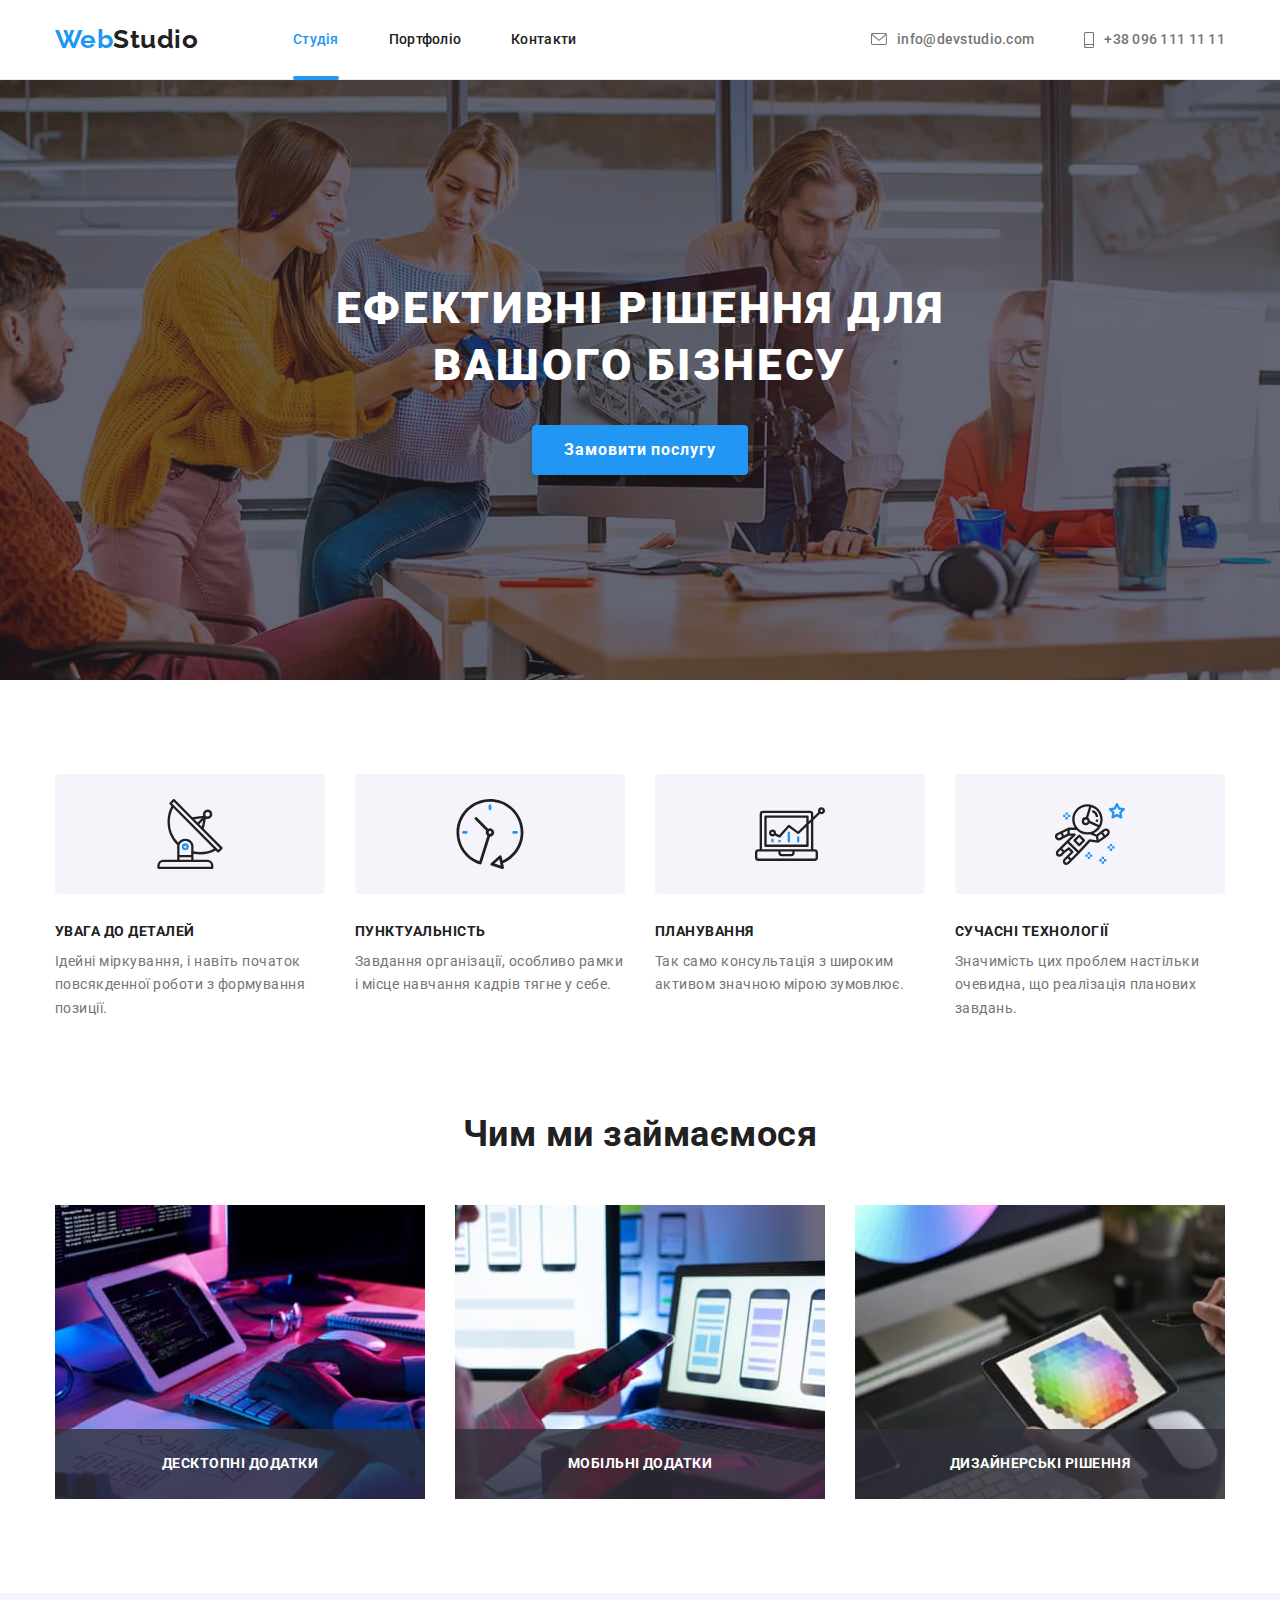
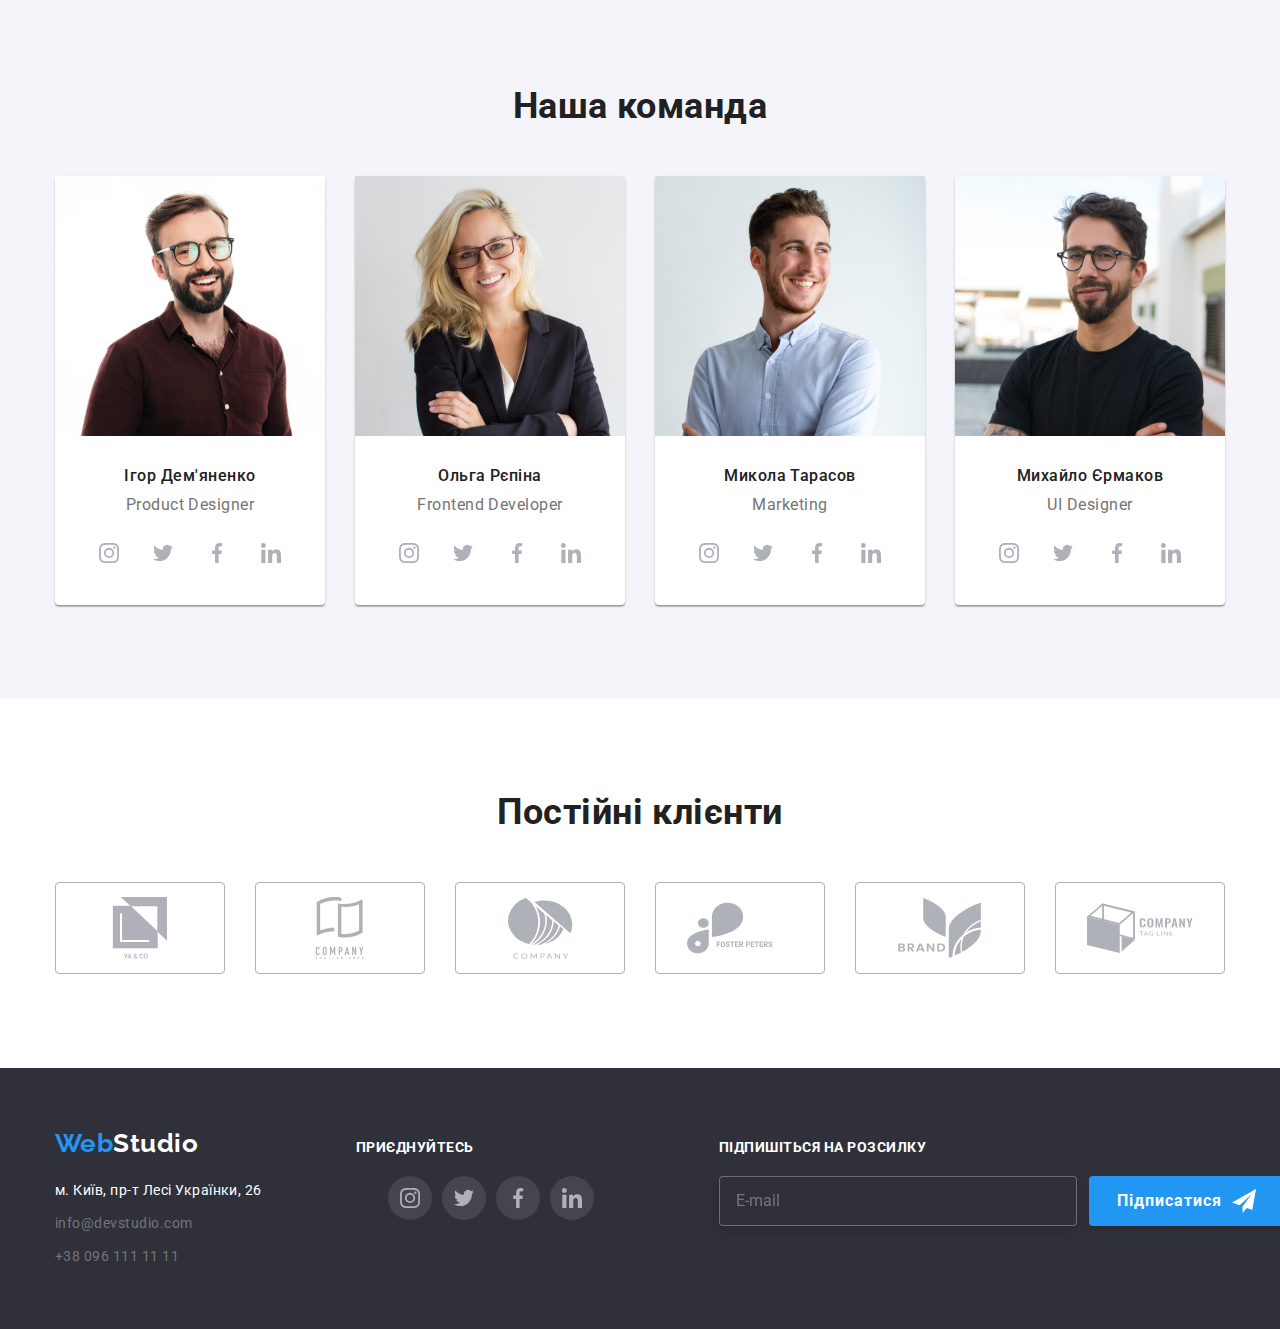
<file: index.html>
<!DOCTYPE html>
<html lang="uk">

<head>
  <meta charset="UTF-8">
  <meta http-equiv="X-UA-Compatible" content="IE=edge">
  <meta name="viewport" content="width=device-width, initial-scale=1.0">
  <title>Document</title>
  <link rel="preconnect" href="https://fonts.googleapis.com">
  <link rel="preconnect" href="https://fonts.gstatic.com" crossorigin>
  <link href="https://fonts.googleapis.com/css2?family=Raleway:wght@700&family=Roboto:wght@400;500;700;900&display=swap"
    rel="stylesheet">
  <link rel="stylesheet" href="./css/main.min.css">
</head>

<body>
  <header class="page-header">
    <div class="container-centering container-centering--header">
      <a href="./index.html" lang="en" class="logo"><span class="logo__text">Web</span>Studio</a>
      <nav>
        <ul class="nav">
          <li class="nav__item nav__item--index">
            <a class="nav__link nav__link--studio" href="./index.html">Студія</a>
          </li>
          <li class="nav__item nav__item--porfolio">
            <a class="nav__link" href="./portfolio.html">Портфоліо</a>
          </li>
          <li class="nav__item">
            <a class="nav__link" href="#">Контакти</a>
          </li>
        </ul>
      </nav>
      <ul class="list-contacts">
        <li class="contacts-item__mail">
          <a class="contacts-item__link" href="mailto:info@devstudio.com">
            <svg class="contacts-item__icon contacts-item__icon--envelope">
              <use href="./image/symbol-defs.svg#icon-envelope"></use>
            </svg>info@devstudio.com
          </a>
        </li>
        <li class="contacts-item__tel">
          <a class="contacts-item__link" href="tel:+380961111111">
            <svg class="contacts-item__icon contacts-item__icon--smartphone">
              <use href="./image/symbol-defs.svg#icon-smartphone"></use>
            </svg>+38 096 111 11 11</a>
        </li>
      </ul>
    </div>
  </header>
  <main>
    <!--Замовити послугу-->
    <section class="section-hero">
      <h1 class="section-hero__title">Ефективні рішення для вашого бізнесу</h1>
      <button data-modal-open type="button" class="section-hero__button">Замовити послугу</button>
    </section>
    <!--Особливості-->
    <section class="section-advantages section ">
      <div class="container-centering">
        <h2 class="visually-hidden">Особливості</h2>
        <ul class="advantages-list">
          <li class="advantages-list__item">
            <div class="box-icon">
              <svg class="advantages-list__icon">
                <use href="./image/symbol-defs.svg#icon-antenna">
                </use>
              </svg>
            </div>
            <h3 class="advantages-list__title">Увага до деталей</h3>
            <p class="advantages-list__text">
              Ідейні міркування, і навіть початок повсякденної роботи з
              формування позиції.
            </p>
          </li>
          <li class="advantages-list__item">
            <div class="box-icon">
              <svg class="advantages-list__icon">
                <use href="./image/symbol-defs.svg#icon-clock">
                </use>
              </svg>
            </div>
            <h3 class="advantages-list__title">Пунктуальність</h3>
            <p class="advantages-list__text">
              Завдання організації, особливо рамки і місце навчання кадрів тягне
              у себе.
            </p>
          </li>
          <li class="advantages-list__item">
            <div class="box-icon">
              <svg class="advantages-list__icon">
                <use href="./image/symbol-defs.svg#icon-diagram">
                </use>
              </svg>
            </div>
            <h3 class="advantages-list__title">Планування</h3>
            <p class="advantages-list__text">
              Так само консультація з широким активом значною мірою зумовлює.
            </p>
          </li>
          <li class="advantages-list__item">
            <div class="box-icon">
              <svg class="advantages-list__icon">
                <use href="./image/symbol-defs.svg#icon-astronaut">
                </use>
              </svg>
            </div>
            <h3 class="advantages-list__title">Cучасні технології</h3>
            <p class="advantages-list__text">
              Значимість цих проблем настільки очевидна, що реалізація планових завдань.
            </p>
          </li>
        </ul>
      </div>
    </section>
    <!--Чим займаємось-->
    <section class="section-direction section">
      <div class="container-centering">
        <h2 class="section-direction__title">Чим ми займаємося</h2>
        <ul class="direction-list">
          <li class="direction-list__item">
            <div class="direction-thumb">
              <img src="./image/img1.jpg" alt="Людина пише код" width="370">
              <h2 class="direction-list__title">Десктопні додатки</h2>
            </div>
          </li>
          <li class="direction-list__item">
            <div class="direction-thumb">
              <img src="./image/img2.jpg" alt="Людина обирає собі чохол" width="370">
              <h2 class="direction-list__title">Мобільні додатки</h2>
            </div>
          </li>
          <li class="direction-list__item">
            <div class="direction-thumb">
              <img src="./image/img3.jpg" alt="Планшет в руці" width="370">
              <h2 class="direction-list__title">Дизайнерські рішення</h2>
            </div>
          </li>
        </ul>
      </div>
    </section>
    <!--Команда-->
    <section class="section-team section">
      <h2 class="section-team__title">Наша команда</h2>
      <div class="container-centering">
        <ul class="team-list">
          <li class="team-list__item">
            <img src="./image/teamcard1.jpg" alt="Фото Ігор Дем'яненко" width="270">
            <h3 class="team-list__title">Ігор Дем'яненко</h3>
            <p class="team-list__text" lang="en">Product Designer</p>
            <ul class="list-social">
              <li class="list-social__item">
                <a class="list-social__link" aria-label="instagram" href="#">
                  <svg class="list-social__icon">
                    <use href="./image/symbol-defs.svg#icon-instagram"></use>
                  </svg>
                </a>
              </li>
              <li class="list-social__item">
                <a class="list-social__link" aria-label="twitter" href="#">
                  <svg class="list-social__icon">
                    <use href="./image/symbol-defs.svg#icon-twitter"></use>
                  </svg>
                </a>
              </li>
              <li class="list-social__item">
                <a class="list-social__link" aria-label="facebook" href="#">
                  <svg class="list-social__icon">
                    <use href="./image/symbol-defs.svg#icon-facebook"></use>
                  </svg>
                </a>
              </li>
              <li class="list-social__item">
                <a class="list-social__link" aria-label="linkedin" href="#">
                  <svg class="list-social__icon">
                    <use href="./image/symbol-defs.svg#icon-linkedin"></use>
                  </svg>
                </a>
              </li>
            </ul>
          </li>
          <li class="team-list__item">
            <img src="./image/teamcard2.jpg" alt="Фото Ольга Рєпіна" width="270">
            <h3 class="team-list__title">Ольга Рєпіна</h3>
            <p class="team-list__text" lang="en">Frontend Developer</p>
            <ul class="list-social">
              <li class="list-social__item">
                <a class="list-social__link" aria-label="instagram" href="#">
                  <svg class="list-social__icon">
                    <use href="./image/symbol-defs.svg#icon-instagram"></use>
                  </svg>
                </a>
              </li>
              <li class="list-social__item">
                <a class="list-social__link" aria-label="twitter" href="#">
                  <svg class="list-social__icon">
                    <use href="./image/symbol-defs.svg#icon-twitter"></use>
                  </svg>
                </a>
              </li>
              <li class="list-social__item">
                <a class="list-social__link" aria-label="facebook" href="#">
                  <svg class="list-social__icon">
                    <use href="./image/symbol-defs.svg#icon-facebook"></use>
                  </svg>
                </a>
              </li>
              <li class="list-social__item">
                <a class="list-social__link" aria-label="linkedin" href="#">
                  <svg class="list-social__icon">
                    <use href="./image/symbol-defs.svg#icon-linkedin"></use>
                  </svg>
                </a>
              </li>
            </ul>
          </li>
          <li class="team-list__item">
            <img src="./image/teamcard3.jpg" alt="Фото Микола Тарасов" width="270">
            <h3 class="team-list__title">Микола Тарасов</h3>
            <p class="team-list__text" lang="en">Marketing</p>
            <ul class="list-social">
              <li class="list-social__item">
                <a class="list-social__link" aria-label="instagram" href="#">
                  <svg class="list-social__icon">
                    <use href="./image/symbol-defs.svg#icon-instagram"></use>
                  </svg>
                </a>
              </li>
              <li class="list-social__item">
                <a class="list-social__link" aria-label="twitter" href="#">
                  <svg class="list-social__icon">
                    <use href="./image/symbol-defs.svg#icon-twitter"></use>
                  </svg>
                </a>
              </li>
              <li class="list-social__item">
                <a class="list-social__link" aria-label="facebook" href="#">
                  <svg class="list-social__icon">
                    <use href="./image/symbol-defs.svg#icon-facebook"></use>
                  </svg>
                </a>
              </li>
              <li class="list-social__item">
                <a class="list-social__link" aria-label="linkedin" href="#">
                  <svg class="list-social__icon">
                    <use href="./image/symbol-defs.svg#icon-linkedin"></use>
                  </svg>
                </a>
              </li>
            </ul>

          </li>
          <li class="team-list__item">
            <img src="./image/teamcard4.jpg" alt="Фото Михайло Єрмаков" width="270">
            <h3 class="team-list__title">Михайло Єрмаков</h3>
            <p class="team-list__text" lang="en">UI Designer</p>
            <ul class="list-social">
              <li class="list-social__item">
                <a class="list-social__link" aria-label="instagram" href="#">
                  <svg class="list-social__icon">
                    <use href="./image/symbol-defs.svg#icon-instagram"></use>
                  </svg>
                </a>
              </li>
              <li class="list-social__item">
                <a class="list-social__link" aria-label="twitter" href="#">
                  <svg class="list-social__icon">
                    <use href="./image/symbol-defs.svg#icon-twitter"></use>
                  </svg>
                </a>
              </li>
              <li class="list-social__item">
                <a class="list-social__link" aria-label="facebook" href="#">
                  <svg class="list-social__icon">
                    <use href="./image/symbol-defs.svg#icon-facebook"></use>
                  </svg>
                </a>
              </li>
              <li class="list-social__item">
                <a class="list-social__link" aria-label="linkedin" href="#">
                  <svg class="list-social__icon">
                    <use href="./image/symbol-defs.svg#icon-linkedin"></use>
                  </svg>
                </a>
              </li>
            </ul>
          </li>
        </ul>
      </div>
    </section>
    <!--Постійні клієнти-->
    <section class="section-clients section">
      <div class="container-centering">
        <h2 class="section-clients__title">Постійні клієнти</h2>
        <ul class="clients-list">
          <li class="clients-list__item">
            <a class="clients-list__link" href="#">
              <svg class="clients-list__icon">
                <use href="./image/symbol-defs.svg#icon-group"></use>
              </svg>
            </a>
          </li>
          <li class="clients-list__item">
            <a class="clients-list__link" href="#">
              <svg class="clients-list__icon">
                <use href="./image/symbol-defs.svg#icon-group-1"></use>
              </svg>
            </a>
          </li>
          <li class="clients-list__item">
            <a class="clients-list__link" href="#">
              <svg class="clients-list__icon">
                <use href="./image/symbol-defs.svg#icon-group-2"></use>
              </svg>
            </a>
          </li>
          <li class="clients-list__item">
            <a class="clients-list__link" href="#">
              <svg class="clients-list__icon">
                <use href="./image/symbol-defs.svg#icon-group-3"></use>
              </svg>
            </a>
          </li>
          <li class="clients-list__item">
            <a class="clients-list__link" href="#">
              <svg class="clients-list__icon">
                <use href="./image/symbol-defs.svg#icon-group-4"></use>
              </svg>
            </a>
          </li>
          <li class="clients-list__item">
            <a class="clients-list__link" href="#">
              <svg class="clients-list__icon">
                <use href="./image/symbol-defs.svg#icon-group-5"></use>
              </svg>
            </a>
          </li>
        </ul>
      </div>
    </section>
  </main>
  <footer class="page-footer">
    <div class="container-centering container-centering--footer">
      <div class="box-position box-position--address">
        <a href="./index.html" lang="en" class="logo page-footer__logo"><span class="logo__text">Web</span>Studio</a>
        <address class="footer-contacts">
          <ul class="list-address">
            <li class="list-addres__item">
              <a href="https://goo.gl/maps/CPtrU1FHBa2aNyZL9" target="_blank" rel="noopener noreferrer nofollow"
                class="list-addres__link list-addres__link--geolocation">м.
                Київ,
                пр-т Лесі Українки, 26</a>
            </li>
            <li class="list-addres__item">
              <a href="mailto:info@devstudio.com" class="list-addres__link">info@devstudio.com</a> <br>
            </li>
            <li class="list-addres__item">
              <a href="tel:+380961111111" class="list-addres__link">+38 096 111 11 11</a>
            </li>
          </ul>
        </address>
      </div>
      <div class="box-position box-position--social">
        <p class="page-footer__social-text">Приєднуйтесь</p>
        <ul class="list-social list-social--footer">
          <li class="list-social__item">
            <a class="list-social__link list-social__link--footer" aria-label="instagram" href="#">
              <svg class="list-social__icon list-social__icon--fill">
                <use href="./image/symbol-defs.svg#icon-instagram"></use>
              </svg>
            </a>
          </li>
          <li class="list-social__item">
            <a class="list-social__link list-social__link--footer" aria-label="twitter" href="#">
              <svg class="list-social__icon list-social__icon--fill">
                <use href="./image/symbol-defs.svg#icon-twitter"></use>
              </svg>
            </a>
          </li>
          <li class="list-social__item">
            <a class="list-social__link list-social__link--footer" aria-label="facebook" href="#">
              <svg class="list-social__icon list-social__icon--fill">
                <use href="./image/symbol-defs.svg#icon-facebook"></use>
              </svg>
            </a>
          </li>
          <li class="list-social__item">
            <a class="list-social__link list-social__link--footer" aria-label="linkedin" href="#">
              <svg class="list-social__icon list-social__icon--fill">
                <use href="./image/symbol-defs.svg#icon-linkedin"></use>
              </svg>
            </a>
          </li>
        </ul>
      </div>
      <form class="form-subscribe">
        <p class="form-subscribe__text">Підпишіться на розсилку</p>
        <div class="box-position box-position--subscribe">
          <input class="form-subscribe__input" type="email" placeholder="E-mail">
          <button type="submit" class="form-subscribe__btn">
            Підписатися
            <svg width="24px" height="24px">
              <use href="./image/symbol-defs.svg#icon-icon-send"></use>
            </svg>
          </button>
        </div>
      </form>
    </div>
  </footer>
  <div class="backdrop is-hidden" data-modal>
    <div class="modal">
      <button type="button" class="modal__btn-close" data-modal-close>
        <svg width="18px" height="18px" class="modal__close-icon">
          <use href="./image/symbol-defs.svg#icon-close-black"></use>
        </svg>
      </button>
      <form class="form-modal">
        <h2 class="form-modal__title">Залиште свої дані, ми вам передзвонимо</h2>
        <label class="user-info">
          <span class="user-info__text">Ім'я</span>
          <input class="user-info__input" type="text" placeholder=" ">
          <svg width="18px" height="18px" class="user-info__icon">
            <use href="./image/symbol-defs.svg#icon-person-black"></use>
          </svg>
        </label>
        <label class="user-info">
          <span class="user-info__text">Телефон</span>
          <input class="user-info__input" type="tel" placeholder=" ">
          <svg width="18px" height="18px" class="user-info__icon">
            <use href="./image/symbol-defs.svg#icon-phone-black"></use>
          </svg>
        </label>
        <label class="user-info">
          <span class="user-info__text">Пошта</span>
          <input class="user-info__input" type="email" placeholder=" ">
          <svg width="18px" height="18px" class="user-info__icon">
            <use href="./image/symbol-defs.svg#icon-email-black"></use>
          </svg>
        </label>
        <label class="user-info user-info--coments">
          <span class="user-info__text">Коментар</span>
          <textarea class="user-info__input user-info__input--coment" name="coment" rows="10"
            placeholder="Введіть текст"></textarea>
        </label>
        <label class="contract-checkbox">
          <input class="contract-checkbox__input visually-hidden" type="checkbox" name="contract" value="js" />
          Погоджуюся з розсилкою та приймаю
          <a class="contract-checkbox__link" href="#">Умови договору</a>
          <svg class="contract-checkbox__icon" width="16px" height="15px">
            <use href="./image/symbol-defs.svg#icon-vector"></use>
          </svg>
        </label>
        <button class="form-modal__button-send" type="submit">Відправити</button>
      </form>
    </div>
  </div>
  <script src="./js/model.js"></script>
</body>

</html>
</file>
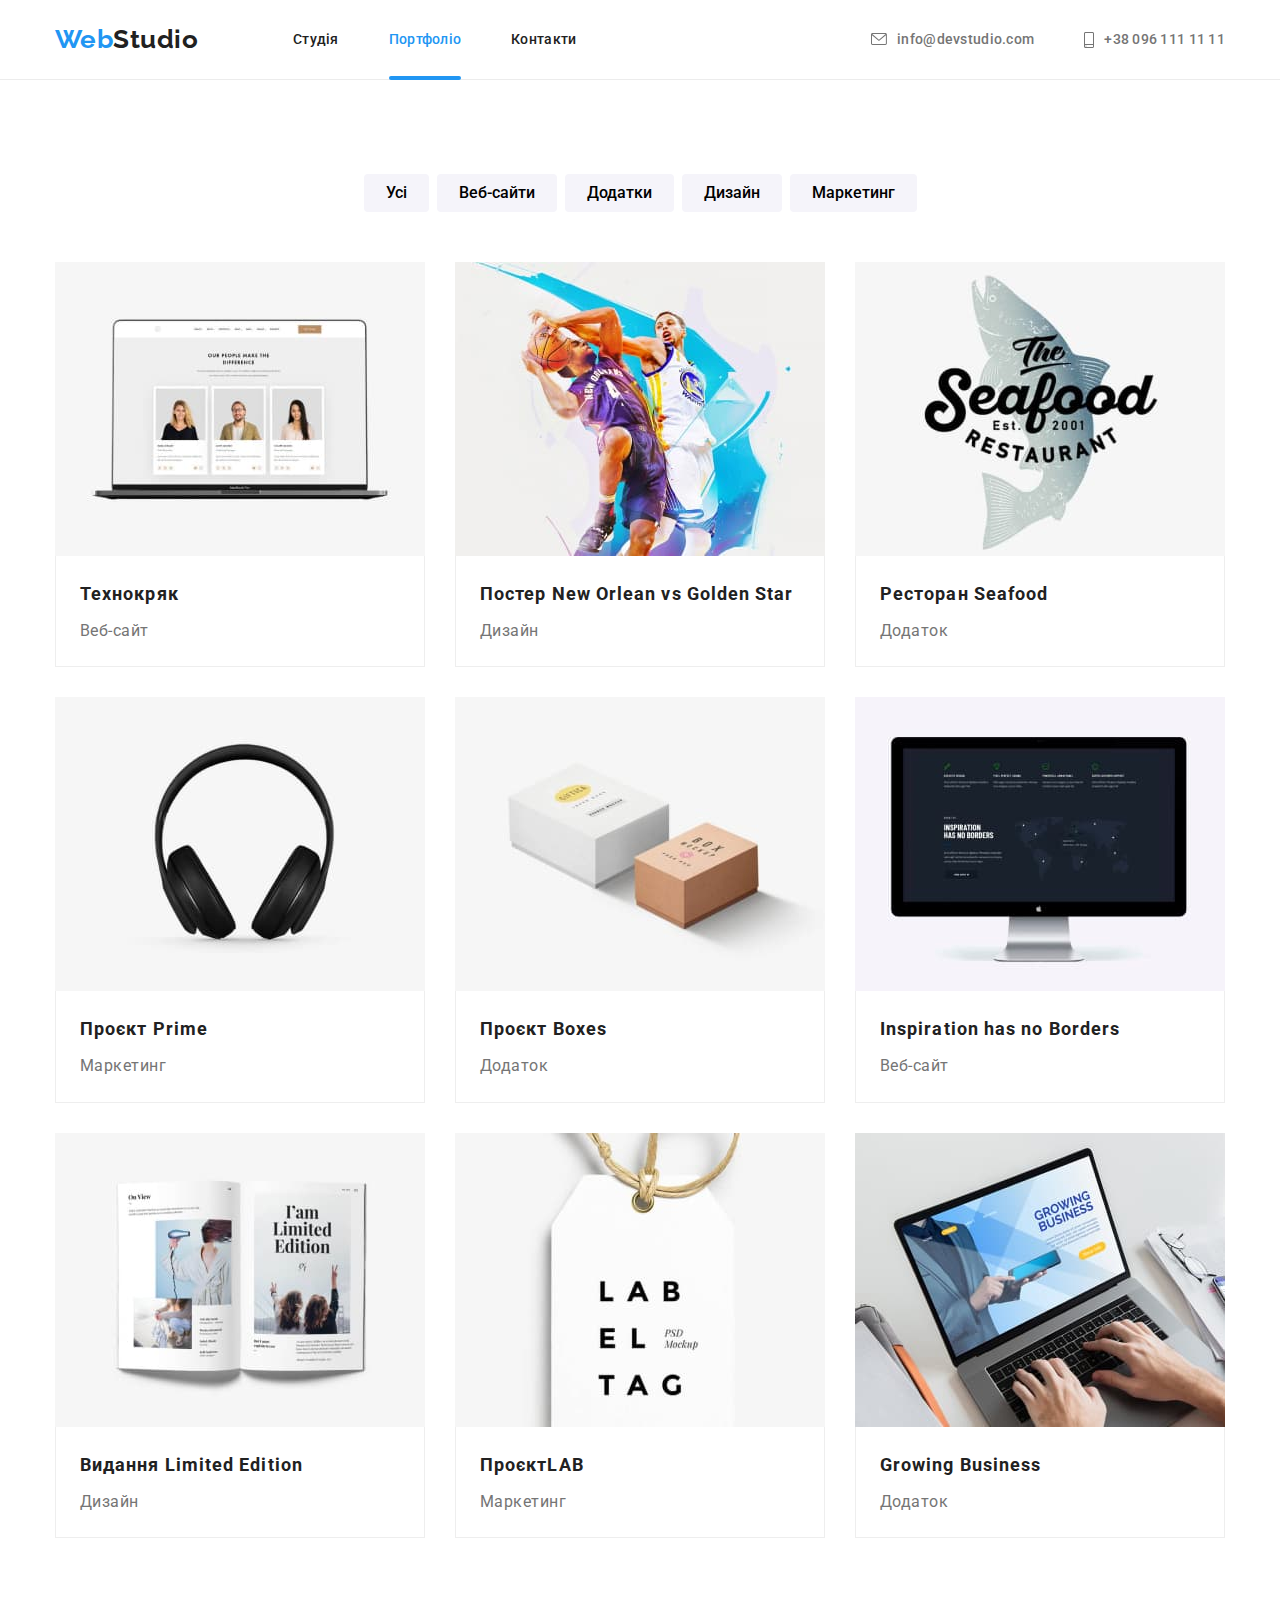
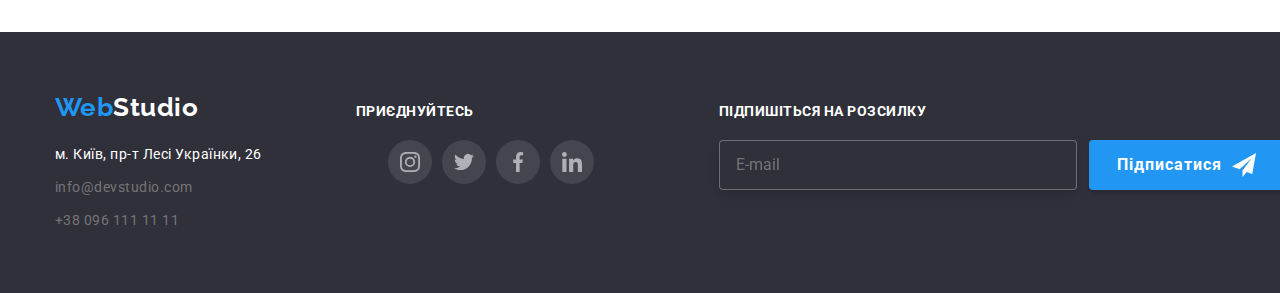
<file: portfolio.html>
<!DOCTYPE html>
<html lang="uk">

<head>
    <meta charset="UTF-8">
    <meta http-equiv="X-UA-Compatible" content="IE=edge">
    <meta name="viewport" content="width=device-width, initial-scale=1.0">
    <title>Document</title>
    <link rel="preconnect" href="https://fonts.googleapis.com">
    <link rel="preconnect" href="https://fonts.gstatic.com" crossorigin>
    <link
        href="https://fonts.googleapis.com/css2?family=Raleway:wght@700&family=Roboto:wght@400;500;700;900&display=swap"
        rel="stylesheet">
    <link rel="stylesheet" href="https://cdnjs.cloudflare.com/ajax/libs/modern-normalize/1.1.0/modern-normalize.min.css"
        integrity="sha512-wpPYUAdjBVSE4KJnH1VR1HeZfpl1ub8YT/NKx4PuQ5NmX2tKuGu6U/JRp5y+Y8XG2tV+wKQpNHVUX03MfMFn9Q=="
        crossorigin="anonymous" referrerpolicy="no-referrer">
    <link rel="stylesheet" href="./css/main.min.css">
</head>

<body>
    <header class="page-header">
        <div class="container-centering container-centering--header">
            <a href="./index.html" lang="en" class="logo"><span class="logo__text">Web</span>Studio</a>
            <nav>
                <ul class="nav">
                    <li class="nav__item nav__item--index">
                        <a class="nav__link" href="./index.html">Студія</a>
                    </li>
                    <li class="nav__item nav__item--porfolio">
                        <a class="nav__link nav__link--portfolio" href="./portfolio.html">Портфоліо</a>
                    </li>
                    <li class="nav__item">
                        <a class="nav__link" href="#">Контакти</a>
                    </li>
                </ul>
            </nav>
            <ul class="list-contacts">
                <li class="contacts-item__mail">
                    <a class="contacts-item__link" href="mailto:info@devstudio.com">
                        <svg class="contacts-item__icon contacts-item__icon--envelope">
                            <use href="./image/symbol-defs.svg#icon-envelope"></use>
                        </svg>info@devstudio.com
                    </a>
                </li>
                <li class="contacts-item__tel">
                    <a class="contacts-item__link" href="tel:+380961111111">
                        <svg class="contacts-item__icon contacts-item__icon--smartphone">
                            <use href="./image/symbol-defs.svg#icon-smartphone"></use>
                        </svg>+38 096 111 11 11</a>
                </li>
            </ul>
        </div>
    </header>
    <main>
        <section class="section section--portfolio">
            <div class="container-centering">
                <h1 class="visually-hidden">Проекти</h1>
                <ul class="filter-list">
                    <li class="filter-list__item">
                        <button type="button" class="filter-list__btn">Усі</button>
                    </li>
                    <li class="filter-list__item">
                        <button type="button" class="filter-list__btn">Веб-сайти</button>
                    </li>
                    <li class="filter-list__item">
                        <button type="button" class="filter-list__btn">Додатки</button>
                    </li>
                    <li class="filter-list__item">
                        <button type="button" class="filter-list__btn">Дизайн</button>
                    </li>
                    <li class="filter-list__item">
                        <button type="button" class="filter-list__btn">Маркетинг</button>
                    </li>
                </ul>
                <ul class="project-list">
                    <li class="project-list__item">
                        <a class="project-list__link" href="#">
                            <div class="project-list__thubm">
                                <img src="./image/project1.jpg" width="370" alt="Анкети 3х дюдей">
                                <p class="project-list__hidden-content">Ресурс пропонує комплексні пропозиції з різним рівнем
                                    функціоналу та сервісів. Все це
                                    дозволить відвідувачу отримати
                                    вичерпні відомості про компанію чи приватну особу.</p>
                            </div>
                            <div class="project-box">
                                <h2 class="project-list__title">Технокряк</h2>
                                <p class="project-list__text-filter">Веб-сайт</p>
                            </div>
                        </a>
                    </li>
                    <li class="project-list__item">
                        <a class="project-list__link" href="#">
                            <div class="project-list__thubm">
                                <img src="./image/project2.jpg" width="370" alt="Два волейболіста">
                                <p class="project-list__hidden-content">Ресурс пропонує комплексні пропозиції з різним рівнем
                                    функціоналу та сервісів. Все це
                                    дозволить відвідувачу отримати
                                    вичерпні відомості про компанію чи приватну особу.</p>
                            </div>
                            <div class="project-box">
                                <h2 class="project-list__title">Постер <span lang="en">New Orlean vs Golden Star</span> </h2>
                                <p class="project-list__text-filter">Дизайн</p>
                            </div>
                        </a>
                    </li>
                    <li class="project-list__item">
                        <a class="project-list__link" href="#">
                            <div class="project-list__thubm">
                                <img src="./image/project3.jpg" width="370" alt="Реклама ресторану">
                                <p class="project-list__hidden-content">Ресурс пропонує комплексні пропозиції з різним рівнем
                                    функціоналу та сервісів. Все це
                                    дозволить відвідувачу отримати
                                    вичерпні відомості про компанію чи приватну особу.</p>
                            </div>
                            <div class="project-box">
                                <h2 class="project-list__title"> Ресторан <span lang="en">Seafood</span> </h2>
                                <p class="project-list__text-filter">Додаток</p>
                            </div>
                        </a>
                    </li>
                    <li class="project-list__item">
                        <a class="project-list__link" href="#">
                            <div class="project-list__thubm">
                                <img src="./image/project4.jpg" width="370" alt="Навушники">
                                <p class="project-list__hidden-content">Ресурс пропонує комплексні пропозиції з різним рівнем
                                    функціоналу та сервісів. Все це
                                    дозволить відвідувачу отримати
                                    вичерпні відомості про компанію чи приватну особу.</p>
                            </div>
                            <div class="project-box">
                                <h2 class="project-list__title">Проєкт <span lang="en">Prime</span></h2>
                                <p class="project-list__text-filter">Маркетинг</p>
                            </div>
                        </a>
                    </li>
                    <li class="project-list__item">
                        <a class="project-list__link" href="#">
                            <div class="project-list__thubm">
                                <img src="./image/project5.jpg" width="370" alt="Біла та коричнева коробки">
                                <p class="project-list__hidden-content">Ресурс пропонує комплексні пропозиції з різним рівнем
                                    функціоналу та сервісів. Все це
                                    дозволить відвідувачу отримати
                                    вичерпні відомості про компанію чи приватну особу.</p>
                            </div>
                            <div class="project-box">
                                <h2 class="project-list__title">Проєкт <span lang="en">Boxes</span></h2>
                                <p class="project-list__text-filter">Додаток</p>
                            </div>
                        </a>
                    </li>
                    <li class="project-list__item">
                        <a class="project-list__link" href="#">
                            <div class="project-list__thubm">
                                <img src="./image/project6.jpg" alt="На зоображенні монітор">
                                <p class="project-list__hidden-content">Ресурс пропонує комплексні пропозиції з різним рівнем
                                    функціоналу та сервісів. Все це
                                    дозволить відвідувачу отримати
                                    вичерпні відомості про компанію чи приватну особу.</p>
                            </div>
                            <div class="project-box">
                                <h2 class="project-list__title" lang="en">Inspiration has no Borders</h2>
                                <p class="project-list__text-filter">Веб-сайт</p>
                            </div>
                        </a>
                    </li>
                    <li class="project-list__item">
                        <a class="project-list__link" href="#">
                            <div class="project-list__thubm">
                                <img src="./image/project7.jpg" width="370" alt="На зоображенні книга">
                                <p class="project-list__hidden-content">Ресурс пропонує комплексні пропозиції з різним рівнем
                                    функціоналу та сервісів. Все це
                                    дозволить відвідувачу отримати
                                    вичерпні відомості про компанію чи приватну особу.</p>
                            </div>
                            <div class="project-box">
                                <h2 class="project-list__title"><span lang="en">Видання Limited Edition</span></h2>
                                <p class="project-list__text-filter">Дизайн</p>
                            </div>
                        </a>
                    </li>
                    <li class="project-list__item">
                        <a class="project-list__link" href="#">
                            <div class="project-list__thubm">
                                <img src="./image/project8.jpg" width="370" alt="Етикетка">
                                <p class="project-list__hidden-content">Ресурс пропонує комплексні пропозиції з різним рівнем
                                    функціоналу та сервісів. Все це
                                    дозволить відвідувачу отримати
                                    вичерпні відомості про компанію чи приватну особу.</p>
                            </div>
                            <div class="project-box">
                                <h2 class="project-list__title">Проєкт<span lang="en">LAB</span></h2>
                                <p class="project-list__text-filter">Маркетинг</p>
                            </div>
                        </a>
                    </li>
                    <li class="project-list__item">
                        <a class="project-list__link" href="#">
                            <div class="project-list__thubm">
                                <img src="./image/project9.jpg" width="370" alt="Людина працює на ноутбуці">
                                <p class="project-list__hidden-content">Ресурс пропонує комплексні пропозиції з різним рівнем
                                    функціоналу та сервісів. Все це
                                    дозволить відвідувачу отримати
                                    вичерпні відомості про компанію чи приватну особу.</p>
                            </div>
                            <div class="project-box">
                                <h2 class="project-list__title" lang="en">Growing Business</h2>
                                <p class="project-list__text-filter">Додаток</p>
                            </div>
                        </a>
                    </li>
                </ul>
            </div>
        </section>
    </main>
    <footer class="page-footer">
        <div class="container-centering container-centering--footer">
            <div class="box-position box-position--address">
                <a href="./index.html" lang="en" class="logo page-footer__logo"><span
                        class="logo__text">Web</span>Studio</a>
                <address class="footer-contacts">
                    <ul class="list-address">
                        <li class="list-addres__item">
                            <a href="https://goo.gl/maps/CPtrU1FHBa2aNyZL9" target="_blank"
                                rel="noopener noreferrer nofollow"
                                class="list-addres__link list-addres__link--geolocation">м.
                                Київ,
                                пр-т Лесі Українки, 26</a>
                        </li>
                        <li class="list-addres__item">
                            <a href="mailto:info@devstudio.com" class="list-addres__link">info@devstudio.com</a> <br>
                        </li>
                        <li class="list-addres__item">
                            <a href="tel:+380961111111" class="list-addres__link">+38 096 111 11 11</a>
                        </li>
                    </ul>
                </address>
            </div>
            <div class="box-position box-position--social">
                <p class="page-footer__social-text">Приєднуйтесь</p>
                <ul class="list-social list-social--footer">
                    <li class="list-social__item">
                        <a class="list-social__link list-social__link--footer" aria-label="instagram" href="#">
                            <svg class="list-social__icon list-social__icon--fill">
                                <use href="./image/symbol-defs.svg#icon-instagram"></use>
                            </svg>
                        </a>
                    </li>
                    <li class="list-social__item">
                        <a class="list-social__link list-social__link--footer" aria-label="twitter" href="#">
                            <svg class="list-social__icon list-social__icon--fill">
                                <use href="./image/symbol-defs.svg#icon-twitter"></use>
                            </svg>
                        </a>
                    </li>
                    <li class="list-social__item">
                        <a class="list-social__link list-social__link--footer" aria-label="facebook" href="#">
                            <svg class="list-social__icon list-social__icon--fill">
                                <use href="./image/symbol-defs.svg#icon-facebook"></use>
                            </svg>
                        </a>
                    </li>
                    <li class="list-social__item">
                        <a class="list-social__link list-social__link--footer" aria-label="linkedin" href="#">
                            <svg class="list-social__icon list-social__icon--fill">
                                <use href="./image/symbol-defs.svg#icon-linkedin"></use>
                            </svg>
                        </a>
                    </li>
                </ul>
            </div>
            <form class="form-subscribe">
                <p class="form-subscribe__text">Підпишіться на розсилку</p>
                <div class="box-position box-position--subscribe">
                    <input class="form-subscribe__input" type="email" placeholder="E-mail">
                    <button type="submit" class="form-subscribe__btn">
                        Підписатися
                        <svg width="24px" height="24px">
                            <use href="./image/symbol-defs.svg#icon-icon-send"></use>
                        </svg>
                    </button>
                </div>
            </form>
        </div>
    </footer>
</body>

</html>
</file>
<file: css/main.min.css>
/*! modern-normalize v0.6.0 | MIT License | https://github.com/sindresorhus/modern-normalize */*,*::before,*::after{-webkit-box-sizing:border-box;box-sizing:border-box}:root{-moz-tab-size:4;-o-tab-size:4;tab-size:4}html{line-height:1.15;-webkit-text-size-adjust:100%}body{margin:0}body{font-family:system-ui,-apple-system,"Segoe UI",Roboto,Helvetica,Arial,sans-serif,"Apple Color Emoji","Segoe UI Emoji"}hr{height:0}abbr[title]{-webkit-text-decoration:underline dotted;text-decoration:underline dotted}b,strong{font-weight:bolder}code,kbd,samp,pre{font-family:SFMono-Regular,Consolas,"Liberation Mono",Menlo,monospace;font-size:1em}small{font-size:80%}sub,sup{font-size:75%;line-height:0;position:relative;vertical-align:baseline}sub{bottom:-0.25em}sup{top:-0.5em}button,input,optgroup,select,textarea{font-family:inherit;font-size:100%;line-height:1.15;margin:0}button,select{text-transform:none}button,[type=button],[type=reset],[type=submit]{-webkit-appearance:button}button::-moz-focus-inner,[type=button]::-moz-focus-inner,[type=reset]::-moz-focus-inner,[type=submit]::-moz-focus-inner{border-style:none;padding:0}button:-moz-focusring,[type=button]:-moz-focusring,[type=reset]:-moz-focusring,[type=submit]:-moz-focusring{outline:1px dotted ButtonText}fieldset{padding:.35em .75em .625em}legend{padding:0}progress{vertical-align:baseline}[type=number]::-webkit-inner-spin-button,[type=number]::-webkit-outer-spin-button{height:auto}[type=search]{-webkit-appearance:textfield;outline-offset:-2px}[type=search]::-webkit-search-decoration{-webkit-appearance:none}::-webkit-file-upload-button{-webkit-appearance:button;font:inherit}summary{display:list-item}body{background-color:#fff;font-family:"roboto",sans-serif;letter-spacing:.03em;color:#212121}address{font-style:normal}p,h1,h2,h3,h4,h5,h6{margin:0}ul,ol{margin:0;padding-left:0}button{cursor:pointer}img{display:block;max-width:100%;height:auto}a{text-decoration:none}li{list-style:none}.section{padding-bottom:94px;padding-top:94px}.visually-hidden{position:absolute;width:1px;height:1px;margin:-1px;border:0;padding:0;white-space:nowrap;-webkit-clip-path:inset(100%);clip-path:inset(100%);clip:rect(0 0 0 0);overflow:hidden}.nav__link--portfolio::after,.nav__link--studio::after{position:absolute;top:45px;left:0px;content:"";width:100%;height:4px;border-radius:2px;background-color:#2196f3}.section-clients__title,.section-team__title,.section-direction__title{font-size:36px;line-height:1.1;text-align:center}.filter-list,.modal__btn-close,.clients-list__link,.list-social__link,.direction-list__title,.box-icon{display:-webkit-box;display:-ms-flexbox;display:flex;-webkit-box-pack:center;-ms-flex-pack:center;justify-content:center;-webkit-box-align:center;-ms-flex-align:center;align-items:center}.list-addres__link,.contacts-item__link{-webkit-transition:color 250ms cubic-bezier(0.4, 0, 0.2, 1);transition:color 250ms cubic-bezier(0.4, 0, 0.2, 1);color:#757575;font-size:14px}.list-addres__link:hover,.contacts-item__link:hover,.list-addres__link:focus,.contacts-item__link:focus{color:#2196f3}.direction-list__title,.form-subscribe__text,.page-footer__social-text{font-size:14px;font-weight:700;line-height:1.14;text-transform:uppercase;color:#fff}.container-centering{width:1200px;padding-left:15px;padding-right:15px;margin:0px auto}.logo{width:145px;padding:24px 0px;margin-right:93px;color:#212121;font-family:"Raleway";font-weight:700;font-size:26px;line-height:1.2}.logo__text{color:#2196f3}.container-centering--header{display:-webkit-box;display:-ms-flexbox;display:flex;-webkit-box-align:center;-ms-flex-align:center;align-items:center}.page-header{border-bottom:1px solid #ececec;background-color:#fff}.nav{display:-webkit-box;display:-ms-flexbox;display:flex;gap:50px}.nav__link{position:relative;-webkit-transition:250ms cubic-bezier(0.4, 0, 0.2, 1);transition:250ms cubic-bezier(0.4, 0, 0.2, 1);font-weight:500;font-size:14px;line-height:1.1;letter-spacing:.02em;color:#212121}.nav__link--studio{color:#2196f3}.nav__link--studio::after{content:""}.nav__link:hover,.nav__link:focus{color:#2196f3}.list-contacts{display:-webkit-box;display:-ms-flexbox;display:flex;margin-left:auto}.contacts-item__mail{margin-right:50px}.contacts-item__link{display:-webkit-box;display:-ms-flexbox;display:flex;-webkit-box-align:center;-ms-flex-align:center;align-items:center;font-weight:500;line-height:1.1;letter-spacing:.02em}.contacts-item__icon{margin-right:10px;fill:currentColor}.contacts-item__icon--envelope{width:16px;height:12px}.contacts-item__icon--smartphone{width:10px;height:16px}.page-footer{background-color:#2f303a;padding-top:60px;padding-bottom:60px}.container-centering--footer{display:-webkit-box;display:-ms-flexbox;display:flex;-webkit-box-align:baseline;-ms-flex-align:baseline;align-items:baseline}.box-position--address{margin-right:70px;min-width:231px}.page-footer__logo{padding:0;display:inline-block;margin-bottom:20px;color:#fff}.list-addres__item:not(:last-child){margin-bottom:9px}.list-addres__link{line-height:1.7}.list-addres__link--geolocation{color:#fff}.box-position--social{margin-right:93px}.page-footer__social-text{margin-bottom:20px}.list-social--footer{padding:0;margin:0px}.list-social__link--footer{background-color:rgba(255,255,255,.1)}.list-social__icon--fill{fill:#fff}.form-subscribe__text{margin-bottom:20px}.box-position--subscribe{display:-webkit-box;display:-ms-flexbox;display:flex}.form-subscribe__input{-webkit-transition:border-color 250ms cubic-bezier(0.4, 0, 0.2, 1);transition:border-color 250ms cubic-bezier(0.4, 0, 0.2, 1);border:1px solid rgba(255,255,255,.3);-webkit-filter:drop-shadow(0px 4px 4px rgba(0, 0, 0, 0.15));filter:drop-shadow(0px 4px 4px rgba(0, 0, 0, 0.15));border-radius:4px;margin-right:12px;background:#2f303a;padding:15px 16px;width:358px;color:#fff}.form-subscribe__input:focus{border-color:#2196f3;outline:none}.form-subscribe__btn{-webkit-transition:background-color 250ms cubic-bezier(0.4, 0, 0.2, 1);transition:background-color 250ms cubic-bezier(0.4, 0, 0.2, 1);padding:10px 28px;background:#2196f3;-webkit-box-shadow:0px 4px 4px rgba(0,0,0,.15);box-shadow:0px 4px 4px rgba(0,0,0,.15);border-radius:4px;border:none;min-width:200px;font-weight:700;font-size:16px;line-height:1.8;display:-webkit-box;display:-ms-flexbox;display:flex;gap:10px;-webkit-box-align:center;-ms-flex-align:center;align-items:center;text-align:center;letter-spacing:.06em;color:#fff}.form-subscribe__btn:hover{background-color:#188ce8}.section-hero{padding-top:200px;padding-bottom:200px;max-width:1600px;height:600px;margin-right:auto;margin-left:auto;background-color:#2f303a;background-image:-webkit-gradient(linear, left top, right top, from(rgba(47, 48, 58, 0.4)), to(rgba(47, 48, 58, 0.4))),url(../image/imgbkg.jpg);background-image:linear-gradient(to right, rgba(47, 48, 58, 0.4), rgba(47, 48, 58, 0.4)),url(../image/imgbkg.jpg);background-repeat:no-repeat;background-size:cover;background-position:center}.section-hero__title{margin:0px auto;width:696px;top:280px;margin-bottom:30px;font-weight:900;font-size:44px;line-height:1.3;text-align:center;letter-spacing:.06em;text-transform:uppercase;color:#fff}.section-hero__button{-webkit-transition:background-color 250ms cubic-bezier(0.4, 0, 0.2, 1);transition:background-color 250ms cubic-bezier(0.4, 0, 0.2, 1);display:block;margin:0px auto;min-width:216px;padding:10px 32px;border-radius:4px;-webkit-box-shadow:0px 4px 4px rgba(0,0,0,.15);box-shadow:0px 4px 4px rgba(0,0,0,.15);border:0px;font-weight:700;font-size:16px;line-height:1.9;letter-spacing:.06em;color:#fff;background-color:#2196f3}.section-hero__button:hover,.section-hero__button:focus{background-color:#188ce8}.advantages-list{display:-webkit-box;display:-ms-flexbox;display:flex;gap:30px}.advantages-list__item{width:calc((100% - 90px)/4)}.box-icon{margin-bottom:30px;background-color:#f5f4fa;width:270px;height:120px;border-radius:4px}.advantages-list__icon{width:70px;height:70px}.advantages-list__title{margin-bottom:10px;font-size:14px;line-height:1.1;text-transform:uppercase}.advantages-list__text{color:#757575;font-size:14px;line-height:1.7}.section-direction{padding-top:0px}.direction-list{display:-webkit-box;display:-ms-flexbox;display:flex;gap:30px;margin-top:50px}.direction-list__item{width:calc((100% - 60px)/3)}.direction-thumb{position:relative}.direction-list__title{position:absolute;bottom:0px;width:100%;height:70px;background:rgba(47,48,58,.8)}.section-team{background-color:#f5f4fa;padding-bottom:94px}.section-team__title{margin-bottom:50px}.team-list{display:-webkit-box;display:-ms-flexbox;display:flex;gap:30px}.team-list__item{padding-bottom:30px;border-radius:4px;width:calc((100% - 90px)/4);-webkit-box-shadow:0px 1px 3px rgba(0,0,0,.12),0px 1px 1px rgba(0,0,0,.14),0px 2px 1px rgba(0,0,0,.2);box-shadow:0px 1px 3px rgba(0,0,0,.12),0px 1px 1px rgba(0,0,0,.14),0px 2px 1px rgba(0,0,0,.2);background-color:#fff}.team-list__title{margin-top:30px;margin-bottom:10px;margin-left:auto;margin-right:auto;font-weight:500;font-size:16px;line-height:1.2;text-align:center}.team-list__text{margin-left:auto;margin-right:auto;font-size:16px;line-height:1.2;text-align:center;color:#757575}.list-social{display:-webkit-box;display:-ms-flexbox;display:flex;gap:10px;margin-top:16px;padding-left:32px;padding-right:32px}.list-social__link{-webkit-transition:background-color 250ms cubic-bezier(0.4, 0, 0.2, 1);transition:background-color 250ms cubic-bezier(0.4, 0, 0.2, 1);border-radius:50%;width:44px;height:44px}.list-social__link:hover,.list-social__link:focus{background-color:#2196f3}.list-social__icon{-webkit-transition:fill 250ms cubic-bezier(0.4, 0, 0.2, 1);transition:fill 250ms cubic-bezier(0.4, 0, 0.2, 1);width:20px;height:20px;fill:#afb1b8}.list-social__link:hover .list-social__icon,.list-social__link:focus .list-social__icon{fill:#fff}.section-clients__title{margin-bottom:50px}.clients-list{display:-webkit-box;display:-ms-flexbox;display:flex;gap:30px}.clients-list__link{-webkit-transition:border-color 250ms cubic-bezier(0.4, 0, 0.2, 1);transition:border-color 250ms cubic-bezier(0.4, 0, 0.2, 1);width:170px;height:92px;border-radius:4px;border:1px solid #afb1b8}.clients-list__link:hover,.clients-list__link:focus{border-color:#2196f3}.clients-list__icon{-webkit-transition:fill 250ms cubic-bezier(0.4, 0, 0.2, 1);transition:fill 250ms cubic-bezier(0.4, 0, 0.2, 1);width:106px;height:62px;fill:#afb1b8}.clients-list__link:hover .clients-list__icon,.clients-list__link:focus .clients-list__icon{fill:#2196f3}.backdrop.is-hidden{opacity:0;pointer-events:none;scale:0 1}.backdrop{position:fixed;top:0px;left:0px;width:100%;height:100%;-webkit-transition:opacity 250ms cubic-bezier(0.4, 0, 0.2, 1),background-color 250ms cubic-bezier(0.4, 0, 0.2, 1),scale 250ms cubic-bezier(0.4, 0, 0.2, 1);transition:opacity 250ms cubic-bezier(0.4, 0, 0.2, 1),background-color 250ms cubic-bezier(0.4, 0, 0.2, 1),scale 250ms cubic-bezier(0.4, 0, 0.2, 1);background-color:rgba(0,0,0,.2)}.modal{position:absolute;top:50%;left:50%;-webkit-transform:translate(-50%, -50%);transform:translate(-50%, -50%);background:#fff;-webkit-box-shadow:0px 1px 3px rgba(0,0,0,.12),0px 1px 1px rgba(0,0,0,.14),0px 2px 1px rgba(0,0,0,.2);box-shadow:0px 1px 3px rgba(0,0,0,.12),0px 1px 1px rgba(0,0,0,.14),0px 2px 1px rgba(0,0,0,.2);border-radius:4px;padding:40px;min-width:528px;min-height:581px;background-color:#fff}.modal__btn-close{position:absolute;right:8px;top:8px;padding:0px;border-radius:50%;width:30px;height:30px;border:solid 1px rgba(0,0,0,.1);background-color:#fff}.modal__close-icon{-webkit-transition:fill 250ms cubic-bezier(0.4, 0, 0.2, 1);transition:fill 250ms cubic-bezier(0.4, 0, 0.2, 1);fill:#000}.modal__btn-close:hover .modal__close-icon,.modal__btn-close:focus .modal__close-icon{fill:#2196f3}.form-modal__title{font-size:20px;line-height:1.15;text-align:center;letter-spacing:.03em;margin-bottom:12px}.user-info{position:relative;margin-bottom:10px;display:block;font-size:12px;line-height:1.16;letter-spacing:.01em;color:#757575}.user-info__text{display:block;margin-bottom:4px}.user-info__input{padding:12px 0px 12px 42px;width:100%;display:block;border:1px solid rgba(33,33,33,.2);border-radius:4px;-webkit-transition:border-color 250ms cubic-bezier(0.4, 0, 0.2, 1);transition:border-color 250ms cubic-bezier(0.4, 0, 0.2, 1)}.user-info__input:hover{cursor:pointer}.user-info__input:focus{border-color:#2196f3;outline:none}.user-info__icon{position:absolute;top:29px;left:12px;-webkit-transition:fill 250ms cubic-bezier(0.4, 0, 0.2, 1);transition:fill 250ms cubic-bezier(0.4, 0, 0.2, 1)}.user-info__input:focus~.user-info__icon{fill:#2196f3}.user-info--coments{margin-bottom:20px}.user-info__input--coment{resize:none;height:120px;padding:15px 15px}.user-info__input--coment::-webkit-input-placeholder{color:rgba(117,117,117,.5)}.user-info__input--coment::-moz-placeholder{color:rgba(117,117,117,.5)}.user-info__input--coment:-ms-input-placeholder{color:rgba(117,117,117,.5)}.user-info__input--coment::-ms-input-placeholder{color:rgba(117,117,117,.5)}.user-info__input--coment::placeholder{color:rgba(117,117,117,.5)}.contract-checkbox{position:relative;display:block;text-align:center;font-size:12px;line-height:1.16;letter-spacing:.01em;color:#757575;margin-bottom:30px}.contract-checkbox__link{margin-left:5px;font-size:14px;line-height:1.7;letter-spacing:.03em;color:#2196f3}.contract-checkbox__icon{position:absolute;top:4px;left:30px;-webkit-transition:background-color 250ms cubic-bezier(0.4, 0, 0.2, 1),border-color 250ms cubic-bezier(0.4, 0, 0.2, 1);transition:background-color 250ms cubic-bezier(0.4, 0, 0.2, 1),border-color 250ms cubic-bezier(0.4, 0, 0.2, 1);border:2px solid #212121;border-radius:2px}.contract-checkbox__input:checked~.contract-checkbox__icon{background-color:#188ce8;border-color:#188ce8}.contract-checkbox__input:focus~.contract-checkbox__icon{border-color:#188ce8}.form-modal__button-send{-webkit-transition:background-color 250ms cubic-bezier(0.4, 0, 0.2, 1);transition:background-color 250ms cubic-bezier(0.4, 0, 0.2, 1);font-weight:700;font-size:16px;line-height:1.87;display:block;margin:0 auto;padding:10px 52px;border-radius:4px;border:0px;letter-spacing:.06em;color:#fff;background-color:#2196f3;-webkit-filter:drop-shadow(0px 4px 4px rgba(0, 0, 0, 0.25));filter:drop-shadow(0px 4px 4px rgba(0, 0, 0, 0.25))}.form-modal__button-send:hover{background-color:#188ce8}.nav__link--portfolio{color:#2196f3}.nav__link--portfolio::after{content:""}.filter-list{margin-bottom:50px}.filter-list__item:not(:last-child){margin-right:8px}.filter-list__btn{-webkit-transition:color 250ms cubic-bezier(0.4, 0, 0.2, 1),background-color 250ms cubic-bezier(0.4, 0, 0.2, 1),-webkit-box-shadow 250ms cubic-bezier(0.4, 0, 0.2, 1);transition:color 250ms cubic-bezier(0.4, 0, 0.2, 1),background-color 250ms cubic-bezier(0.4, 0, 0.2, 1),-webkit-box-shadow 250ms cubic-bezier(0.4, 0, 0.2, 1);transition:box-shadow 250ms cubic-bezier(0.4, 0, 0.2, 1),color 250ms cubic-bezier(0.4, 0, 0.2, 1),background-color 250ms cubic-bezier(0.4, 0, 0.2, 1);transition:box-shadow 250ms cubic-bezier(0.4, 0, 0.2, 1),color 250ms cubic-bezier(0.4, 0, 0.2, 1),background-color 250ms cubic-bezier(0.4, 0, 0.2, 1),-webkit-box-shadow 250ms cubic-bezier(0.4, 0, 0.2, 1);padding:6px 22px;border-radius:4px;border:0px;background-color:#f5f4fa;font-weight:500;font-size:16px;line-height:1.6;text-align:center}.filter-list__btn:hover,.filter-list__btn:focus{color:#fff;background-color:#2196f3;-webkit-box-shadow:0px 3px 1px rgba(0,0,0,.1),0px 1px 2px rgba(0,0,0,.08),0px 2px 2px rgba(0,0,0,.12);box-shadow:0px 3px 1px rgba(0,0,0,.1),0px 1px 2px rgba(0,0,0,.08),0px 2px 2px rgba(0,0,0,.12)}.project-list{display:-webkit-box;display:-ms-flexbox;display:flex;-ms-flex-wrap:wrap;flex-wrap:wrap;gap:30px}.project-list__item{width:370px;background-color:#fff}.project-list__link{-webkit-transition:-webkit-box-shadow 250ms cubic-bezier(0.4, 0, 0.2, 1);transition:-webkit-box-shadow 250ms cubic-bezier(0.4, 0, 0.2, 1);transition:box-shadow 250ms cubic-bezier(0.4, 0, 0.2, 1);transition:box-shadow 250ms cubic-bezier(0.4, 0, 0.2, 1), -webkit-box-shadow 250ms cubic-bezier(0.4, 0, 0.2, 1);display:block}.project-list__link:hover,.project-list__link:focus{-webkit-box-shadow:0px 1px 1px rgba(0,0,0,.12),0px 4px 4px rgba(0,0,0,.06),1px 4px 6px rgba(0,0,0,.16);box-shadow:0px 1px 1px rgba(0,0,0,.12),0px 4px 4px rgba(0,0,0,.06),1px 4px 6px rgba(0,0,0,.16)}.project-list__thubm{position:relative;overflow:hidden}.project-list__hidden-content{position:absolute;-webkit-transform:translateY(100%);transform:translateY(100%);-webkit-transition:-webkit-transform 250ms cubic-bezier(0.4, 0, 0.2, 1);transition:-webkit-transform 250ms cubic-bezier(0.4, 0, 0.2, 1);transition:transform 250ms cubic-bezier(0.4, 0, 0.2, 1);transition:transform 250ms cubic-bezier(0.4, 0, 0.2, 1), -webkit-transform 250ms cubic-bezier(0.4, 0, 0.2, 1);pointer-events:none;width:100%;height:100%;top:0px;left:0px;padding:63px 24px;background:rgba(33,150,243,.9);font-size:18px;line-height:1.55;letter-spacing:.03em;color:#fff}.project-list__link:hover .project-list__hidden-content,.project-list__link:focus .project-list__hidden-content{-webkit-transform:translateY(0);transform:translateY(0)}.project-box{padding:20px 24px;border:1px solid #eee;border-top:none}.project-list__title{margin-bottom:4px;color:#212121;font-size:18px;line-height:2;letter-spacing:.06em}.project-list__text-filter{color:#757575;font-size:16px;line-height:1.9}/*# sourceMappingURL=main.min.css.map */
</file>
